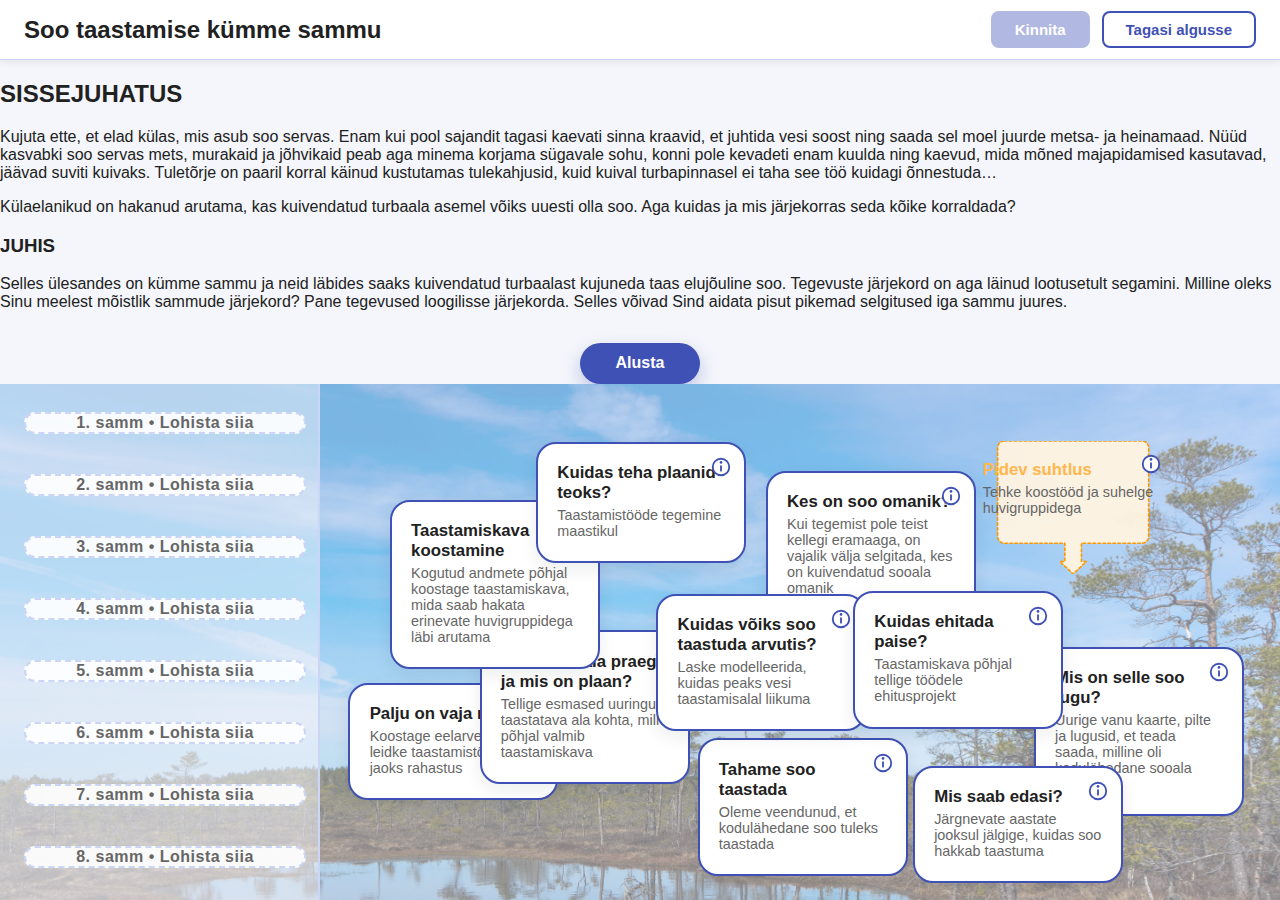
<file: index.html>
<!DOCTYPE html>
<html lang="en">
  <head>
    <meta charset="UTF-8" />
    <meta name="viewport" content="width=device-width, initial-scale=1.0" />
    <title>Ordering Game</title>
    <link rel="stylesheet" href="style.css" />
  </head>
  <body>
    <header class="top-bar">
      <h1 class="game-title">Soo taastamise kümme sammu</h1>
      <div class="top-actions">
        <button id="confirm-btn" class="action-btn" disabled>Kinnita</button>
        <button id="reset-btn" class="action-btn">Tagasi algusse</button>
      </div>
    </header>
    <!-- Welcome / Intro screen (initial state) -->
    <div id="welcome-screen" class="welcome-screen" aria-hidden="false">
      <div class="welcome-panel">
        <h2 class="welcome-subtitle">SISSEJUHATUS</h2>
        <div class="welcome-body">
          <p>Kujuta ette, et elad külas, mis asub soo servas. Enam kui pool sajandit tagasi kaevati sinna kraavid, et juhtida vesi soost ning saada sel moel juurde metsa- ja heinamaad. Nüüd kasvabki soo servas mets, murakaid ja jõhvikaid peab aga minema korjama sügavale sohu, konni pole kevadeti enam kuulda ning kaevud, mida mõned majapidamised kasutavad, jäävad suviti kuivaks. Tuletõrje on paaril korral käinud kustutamas tulekahjusid, kuid kuival turbapinnasel ei taha see töö kuidagi õnnestuda…</p>
          <p>Külaelanikud on hakanud arutama, kas kuivendatud turbaala asemel võiks uuesti olla soo. Aga kuidas ja mis järjekorras seda kõike korraldada?</p>
        </div>

        <h3 class="welcome-subtitle">JUHIS</h3>
        <div class="welcome-body">
          <p>Selles ülesandes on kümme sammu ja neid läbides saaks kuivendatud turbaalast kujuneda taas elujõuline soo. Tegevuste järjekord on aga läinud lootusetult segamini. Milline oleks Sinu meelest mõistlik sammude järjekord? Pane tegevused loogilisse järjekorda. Selles võivad Sind aidata pisut pikemad selgitused iga sammu juures.</p>
        </div>

        <div class="modal-actions">
          <button id="start-btn" class="primary">Alusta</button>
        </div>
      </div>
    </div>
    <div id="game-container">
      <div id="placeholder-column" aria-label="Ordered sequence slots">
        <div class="placeholder-slot" data-index="0" aria-label="1. samm"></div>
        <div class="arrow-indicator" data-index="0" aria-hidden="true"></div>
        <div class="placeholder-slot" data-index="1" aria-label="2. samm"></div>
        <div class="arrow-indicator" data-index="1" aria-hidden="true"></div>
        <div class="placeholder-slot" data-index="2" aria-label="3. samm"></div>
        <div class="arrow-indicator" data-index="2" aria-hidden="true"></div>
        <div class="placeholder-slot" data-index="3" aria-label="4. samm"></div>
        <div class="arrow-indicator" data-index="3" aria-hidden="true"></div>
        <div class="placeholder-slot" data-index="4" aria-label="5. samm"></div>
        <div class="arrow-indicator" data-index="4" aria-hidden="true"></div>
        <div class="placeholder-slot" data-index="5" aria-label="6. samm"></div>
        <div class="arrow-indicator" data-index="5" aria-hidden="true"></div>
        <div class="placeholder-slot" data-index="6" aria-label="7. samm"></div>
        <div class="arrow-indicator" data-index="6" aria-hidden="true"></div>
        <div class="placeholder-slot" data-index="7" aria-label="8. samm"></div>
        <div class="arrow-indicator" data-index="7" aria-hidden="true"></div>
        <div class="placeholder-slot" data-index="8" aria-label="9. samm"></div>
        <div class="arrow-indicator" data-index="8" aria-hidden="true"></div>
        <div class="placeholder-slot" data-index="9" aria-label="10. samm"></div>
  </div>
  <div id="cards-container" aria-label="Available steps"></div>
  </div>

    <div id="info-modal" class="modal" role="dialog" aria-modal="true" aria-hidden="true">
      <div class="modal-content">
        <button class="icon-btn close-btn" data-close="info-modal" aria-label="Close information dialog">
          <img src="assets/icons/close.svg" alt="Close" />
        </button>
        <h2 id="info-modal-title" class="modal-title"></h2>
        <p id="info-modal-subtitle" class="modal-subtitle"></p>
        <div id="info-modal-body" class="modal-body"></div>
      </div>
    </div>

    <div id="confirm-modal" class="modal" role="dialog" aria-modal="true" aria-hidden="true">
      <div class="modal-content">
        <h2>Kõik sammud on paigutatud</h2>
        <p>Kinnita järjekord?</p>
        <div class="modal-actions">
          <button id="confirm-order" class="primary">Kinnita</button>
          <button class="secondary" data-close="confirm-modal">Tühista</button>
        </div>
      </div>
    </div>

    <div id="feedback-modal" class="modal" role="dialog" aria-modal="true" aria-hidden="true">
      <div class="modal-content">
        <h2 id="feedback-title">Tulemused</h2>
        <p id="feedback-message"></p>
        <div class="modal-actions">
          <button class="secondary" data-close="feedback-modal">Sule</button>
          <button id="feedback-restart" class="primary">Alusta uuesti</button>
        </div>
      </div>
    </div>

    <div id="inactivity-modal" class="modal" role="dialog" aria-modal="true" aria-hidden="true">
      <div class="modal-content">
        <h2>Kas oled veel siin?</h2>
        <p>Kas soovid jätkata või uuesti alustada?</p>
        <div class="modal-actions">
          <button id="inactivity-continue" class="primary">Jätka</button>
          <button id="inactivity-reset" class="secondary">Alusta uuesti</button>
        </div>
      </div>
    </div>

    <div id="reset-modal" class="modal" role="dialog" aria-modal="true" aria-hidden="true">
      <div class="modal-content">
        <h2>Alusta uuesti?</h2>
        <p>Kas oled kindel, et soovid uuesti alustada?</p>
        <div class="modal-actions">
          <button id="reset-confirm" class="primary">Jah</button>
          <button class="secondary" data-close="reset-modal">Ei</button>
        </div>
      </div>
    </div>

    <script src="script.js"></script>
  </body>
</html>
</file>
<file: style.css>
:root {
  --bg: #f4f6fb;
  --card-bg: #ffffff;
  --card-shadow: 0 6px 18px rgba(17, 24, 39, 0.08);
  --border-color: #cbd5f5;
  --primary: #3f51b5;
  --primary-dark: #2f3e8f;
  --accent: #ffb74d;
  --danger: #e53935;
  --text: #212121;
  --muted: #666666;
  font-size: 16px;
}

* {
  box-sizing: border-box;
}

html, body {
  height: 100%;
  width: 100%;
  margin: 0;
  padding: 0;
  overflow: hidden;
}

body {
  font-family: "Segoe UI", "Roboto", "Helvetica Neue", Arial, sans-serif;
  background: var(--bg);
  color: var(--text);
  display: flex;
  flex-direction: column;
}

.wbackground { 
  background-color: #ffb74d;
  background-image: url("assets/images/bg3.jpg");
  background-repeat: no-repeat;
  background-size: 100% 100%;
  background
}

#game-container {
  display: flex;
  flex-direction: row;
  gap: 0;
  position: relative;
  z-index: 0;
  height: calc(100vh - 60px);
  width: 100vw;
  overflow: hidden;
  flex: 1;
  background-image: url("assets/images/bg3.jpg");
  background-size: 100%, auto;
}

#placeholder-column {
  display: flex;
  flex-direction: column;
  align-items: stretch;
  justify-content: flex-start;
  width: 25%;
  min-width: 25%;
  max-width: 25%;
  height: 100%;
  padding: 24px 12px 24px 24px;
  /* background: var(--bg); */
  background-color: rgba(244,246,251, 0.75);
  border-right: 2px solid var(--border-color);
  z-index: 0;
  isolation: isolate;
  overflow-y: auto;
  overflow-x: hidden;
}

#cards-container {
  position: relative;
  flex: 1;
  width: 75%;
  height: 100%;
  /* background: var(--bg); */
   background-color: rgba(244,246,251, 0.5);
  isolation: isolate;
  z-index: 1;
  overflow: hidden;
}

.action-btn {
  padding: 0.625rem 1.5rem;
  border: none;
  border-radius: 8px;
  font-size: 0.9375rem;
  font-weight: 600;
  cursor: pointer;
  transition: all 0.2s ease;
  background: var(--primary);
  color: white;
  box-shadow: 0 2px 8px rgba(63, 81, 181, 0.25);
}

.action-btn:disabled {
  opacity: 0.4;
  cursor: not-allowed;
  box-shadow: none;
}

.action-btn:not(:disabled):hover,
.action-btn:not(:disabled):focus {
  transform: translateY(-1px);
  background: var(--primary-dark);
}

#reset-btn {
  background: #fff;
  color: var(--primary);
  box-shadow: inset 0 0 0 2px var(--primary);
}

#reset-btn:hover {
  background: #eef2ff;
}

.placeholder-slot {
  border: 2px dashed var(--border-color);
  border-radius: 18px;
  height: 76px;
  background: rgba(255, 255, 255, 0.9);
  margin: 0.25rem 0;
  position: relative;
  display: flex;
  align-items: center;
  justify-content: center;
  color: var(--muted);
  font-weight: 600;
  letter-spacing: 0.5px;
  transition: border-color 0.2s ease, background 0.2s ease, transform 0.2s ease;
}

.placeholder-slot::after {
  content: attr(data-label);
  pointer-events: none;
  color: var(--muted);
}

.placeholder-slot.empty::after {
  content: attr(data-label) ' • Lohista siia';
}

.placeholder-slot.filled::after {
  display: none;
}

.placeholder-slot.filled {
  border-style: solid;
  border-color: var(--primary);
}

.placeholder-slot.highlight {
  border-color: var(--primary);
  background: #eef2ff;
  transform: translateY(-2px);
}

.arrow-indicator {
  height: 42px;
  position: relative;
  opacity: 0;
  transition: opacity 0.2s ease;
  pointer-events: none;
}

.arrow-indicator.active {
  opacity: 1;
  pointer-events: auto;
}

.arrow-indicator::before {
  content: "";
  display: block;
  width: 4px;
  height: 18px;
  background: var(--primary);
  margin: 0 auto;
  border-radius: 999px;
  transition: background 0.3s ease;
}

.arrow-indicator::after {
  content: "";
  display: block;
  width: 0;
  height: 0;
  border-left: 9px solid transparent;
  border-right: 9px solid transparent;
  border-top: 12px solid var(--primary);
  margin: 2px auto 0 auto;
  transition: border-top-color 0.3s ease;
}

.arrow-indicator.hover::before {
  background: var(--primary);
}
.arrow-indicator.hover::after {
  border-top-color: var(--primary);
}

.arrow-indicator.comm::before {
  background: var(--accent);
}
.arrow-indicator.comm::after {
  border-top-color: var(--accent);
}

.card {
  position: absolute;
  width: 210px;
  min-height: 110px;
  background: var(--card-bg);
  border: 2px solid var(--primary);
  border-radius: 20px;
  padding: 1.2rem 1.2rem 1.4rem 1.2rem;
  box-shadow: var(--card-shadow);
  cursor: grab;
  transition: transform 0.2s ease, box-shadow 0.2s ease;
  touch-action: none;
  user-select: none;
}

.card:focus {
  outline: 3px solid var(--primary);
}

.card:hover {
  transform: none; /* avoid geometry shift that causes drag offset */
  box-shadow: 0 12px 26px rgba(15, 23, 42, 0.18);
}

.card.dragging {
  opacity: 0.85;
  cursor: grabbing;
  transform: none !important;
  z-index: 10000;
}

.card .card-title {
  font-size: 1.05rem;
  font-weight: 700;
  margin: 0 0 0.25rem 0;
}

.card .card-subtitle {
  margin: 0;
  font-size: 0.9rem;
  color: var(--muted);
}

.card .info-icon {
  position: absolute;
  top: 12px;
  right: 12px;
  width: 22px;
  height: 22px;
  cursor: pointer;
  transition: transform 0.2s ease;
}

.card .info-icon:active,
.card .info-icon:hover {
  transform: scale(1.1);
}

img.modalimg {
  border: 0px;
  float: right;
  max-width: 40%;
  margin-left: 1rem;
  margin-bottom: 0.5rem;
}

/* Special card styled as a block arrow pointing downward */
.card.special {
  border: none; /* we draw our own dashed outline in the SVG */
  background: transparent;
  border-radius: 0;
  color: var(--accent); /* used by SVG as currentColor for stroke */
  /* Inline SVG draws a rectangle with a narrow stem and a triangle head */
  background-image: url("data:image/svg+xml;utf8,<svg xmlns='http://www.w3.org/2000/svg' viewBox='-51 -15 192 160'><path d='M-33 -15 H133 A8 8 0 0 1 141 -7 V100 A8 8 0 0 1 133 108 H60 V130 H66 L50 145 L34 130 H40 V108 H-33 A8 8 0 0 1 -41 100 V-7 A8 8 0 0 1 -33 -15 Z' fill='rgba(255,243,224,0.95)' stroke='rgba(255,152,0,1)' stroke-width='2' stroke-dasharray='3,3' stroke-linejoin='round' stroke-linecap='round'/></svg>");
  background-repeat: no-repeat;
  box-shadow: none;
  background-size: 100% 100%;
  /* keep text clear of the arrow stem/head */
  padding-bottom: 3.6rem;
}

/* Ensure text stays readable within clipped shape */
.card.special .card-title,
.card.special .card-subtitle {
  position: relative;
  z-index: 1;
}

.placeholder-slot .card {
  position: relative;
  width: 100%;
  min-height: auto;
  box-shadow: none;
  border: none;
  transform: none !important;
  cursor: grab;
  padding: 0.75rem 1rem;
}

/* Avoid double border effect on focused cards inside slots */
.placeholder-slot .card:focus,
.placeholder-slot .card:focus-visible,
.placeholder-slot .card:active {
  outline: none;
}

.placeholder-slot .card .card-subtitle {
  display: none;
}

.placeholder-slot .card .info-icon {
  display: block;
}

.placeholder-slot .card:hover {
  box-shadow: none;
}

.modal {
  position: fixed;
  inset: 0;
  background: rgba(17, 24, 39, 0.55);
  display: none;
  align-items: center;
  justify-content: center;
  padding: 1.5rem;
  z-index: 1000;
}

.modal-open {
  overflow: hidden;
}

.modal[aria-hidden="false"] {
  display: flex;
}

.modal-content {
  position: relative;
  background: #ffffff;
  border-radius: 24px;
  padding: 2rem;
  /* max-width: 540px; */
  max-width: 80%;
  /* width: min(90vw, 560px); */
  max-height: min(80vh, 700px);
  overflow-y: auto;
  text-align: center;
  box-shadow: 0 24px 48px rgba(15, 23, 42, 0.25);
}

.modal-subtitle {
  color: var(--muted);
  font-style: italic;
}

.modal-body {
  text-align: left;
  line-height: 1.6;
  margin-top: 1rem;
}

.modal-body p {
  margin: 0.5rem 0;
}

.modal-actions {
  display: flex;
  justify-content: center;
  gap: 1rem;
  margin-top: 2rem;
}

.primary,
.secondary {
  min-width: 120px;
  padding: 0.7rem 1.6rem;
  border-radius: 999px;
  border: none;
  font-size: 1rem;
  font-weight: 600;
  cursor: pointer;
  transition: transform 0.2s ease, box-shadow 0.2s ease, background 0.2s ease;
}

.primary {
  background: var(--primary);
  color: #fff;
  box-shadow: 0 8px 18px rgba(63, 81, 181, 0.3);
}

.primary:hover {
  transform: translateY(-1px);
  background: var(--primary-dark);
}

.secondary {
  background: #edf0ff;
  color: var(--primary);
  box-shadow: inset 0 0 0 2px rgba(63, 81, 181, 0.4);
}

.secondary:hover {
  transform: translateY(-1px);
  background: #e0e7ff;
}

.icon-btn {
  border: none;
  background: transparent;
  cursor: pointer;
  padding: 0;
}

.close-btn {
  position: absolute;
  top: 18px;
  right: 18px;
}

.close-btn img {
  width: 22px;
  height: 22px;
}

.top-bar {
  display: flex;
  justify-content: space-between;
  align-items: center;
  padding: 0.875rem 1.5rem;
  background: #ffffff;
  border-bottom: 1px solid var(--border-color);
  box-shadow: 0 2px 8px rgba(15, 23, 42, 0.08);
  height: 60px;
  flex-shrink: 0;
}

.game-title {
  font-size: 1.5rem;
  margin: 0;
  color: var(--text);
  font-weight: 700;
}

.top-actions {
  display: flex;
  gap: 0.75rem;
}

@media (max-width: 1100px) {
  #game-container {
    flex-direction: column-reverse;
    overflow-y: auto;
    overflow-x: hidden;
  }

  #placeholder-column {
    width: 100%;
    min-width: 100%;
    max-width: 100%;
    flex-shrink: 0;
    height: auto;
    max-height: 50vh;
    overflow-y: auto;
    overflow-x: hidden;
    padding: 16px;
  }

  #cards-container {
    width: 100%;
    flex: 1;
    min-height: 400px;
    height: auto;
    overflow: visible;
  }

  .placeholder-slot {
    height: 60px;
    margin: 0.2rem 0;
  }

  .arrow-indicator {
    height: 32px;
  }

  .card {
    width: 180px;
  }
}

@media (max-width: 640px) {
  .top-bar {
    flex-direction: column;
    gap: 0.75rem;
    text-align: center;
    height: auto;
  }

  .top-actions {
    width: 100%;
    justify-content: center;
  }

  .card {
    width: 160px;
    padding: 1rem;
  }
}

/* Extra wide screens (4K and above) */
@media (min-width: 1921px) {
  .modal-content {
    max-width: 1100px;
  }
}

/* Portrait mode adjustments */
@media (orientation: portrait) {
  #game-container {
    background-size: auto 100%;
    background-position: center;
  }

  .modal-content {
    max-width: 92%;
    max-height: 88vh;
    padding: 1.5rem;
  }

  img.modalimg {
    float: none;
    display: block;
    max-width: 100%;
    width: 100%;
    margin: 1rem 0 0 0;
  }

  .modal-body {
    display: flex;
    flex-direction: column;
  }

  /* Move image to end of content in portrait */
  .modal-body img.modalimg {
    order: 1;
  }
}
</file>
